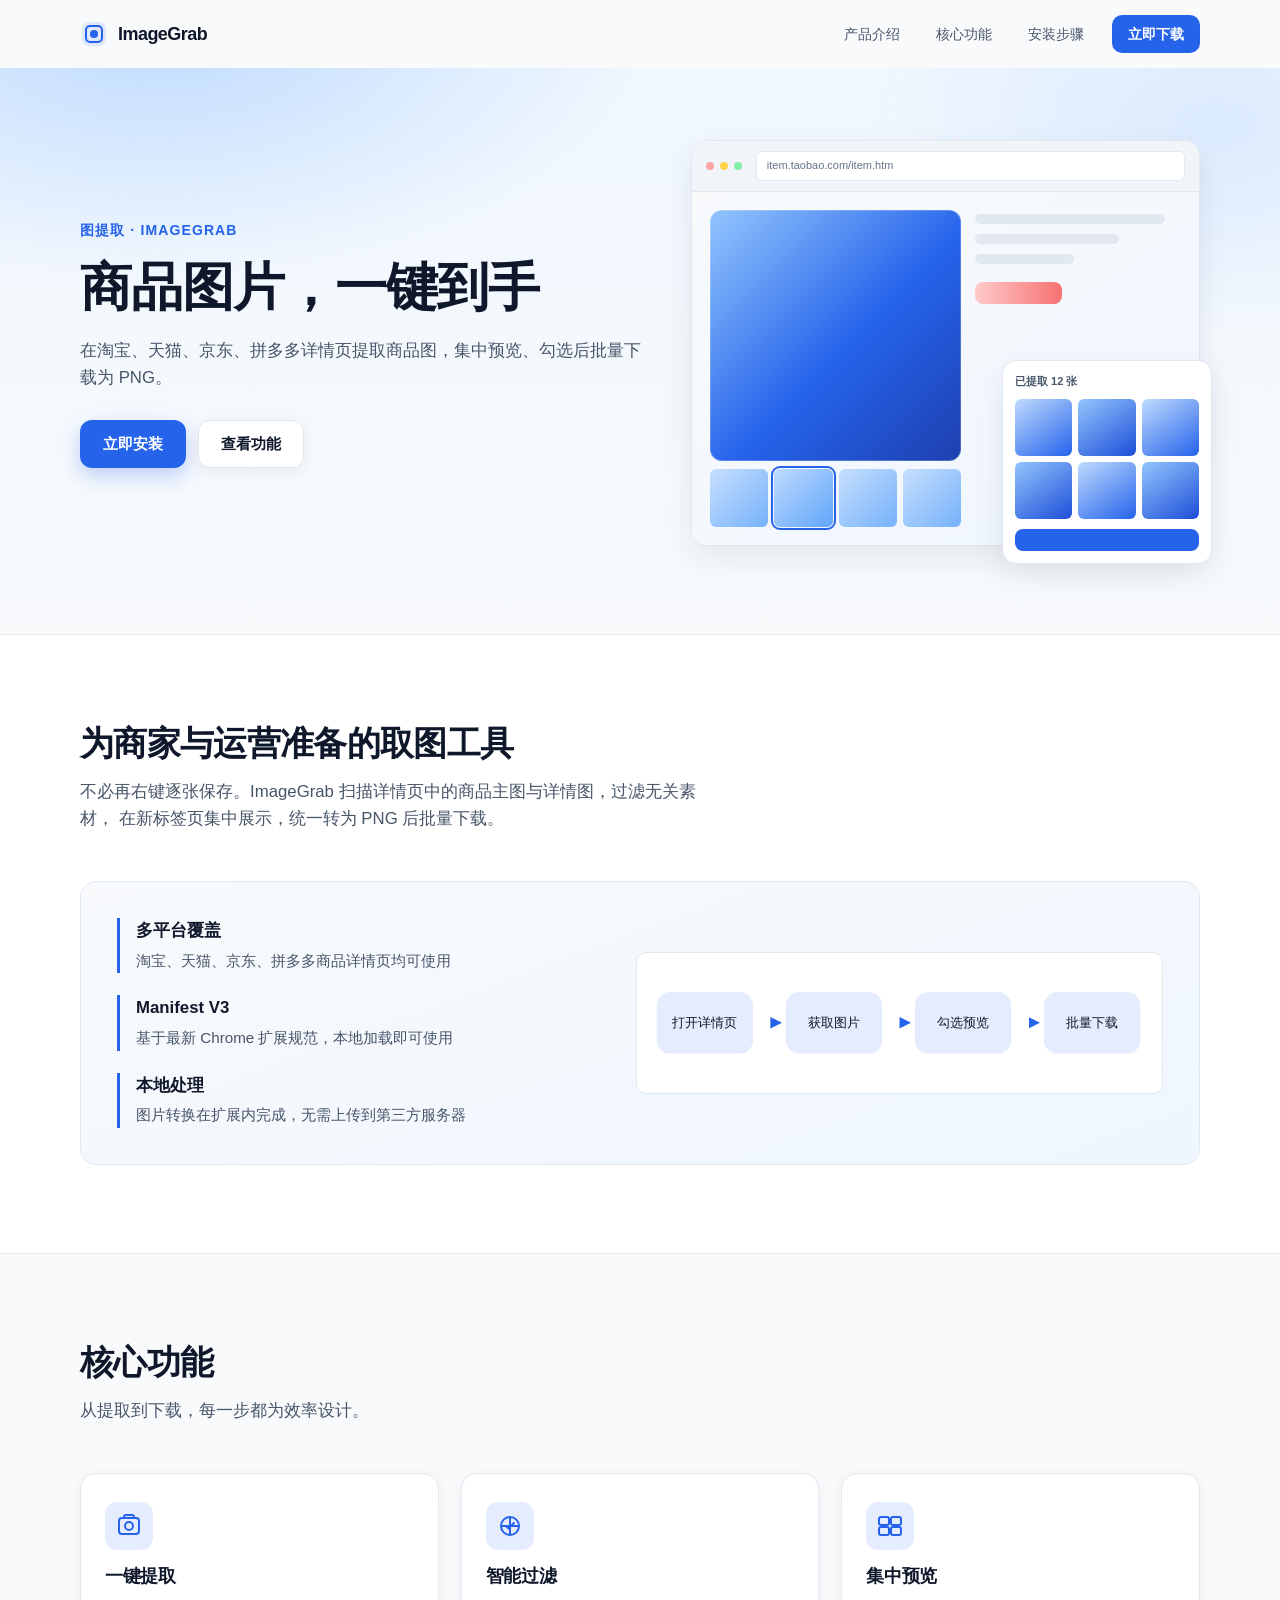
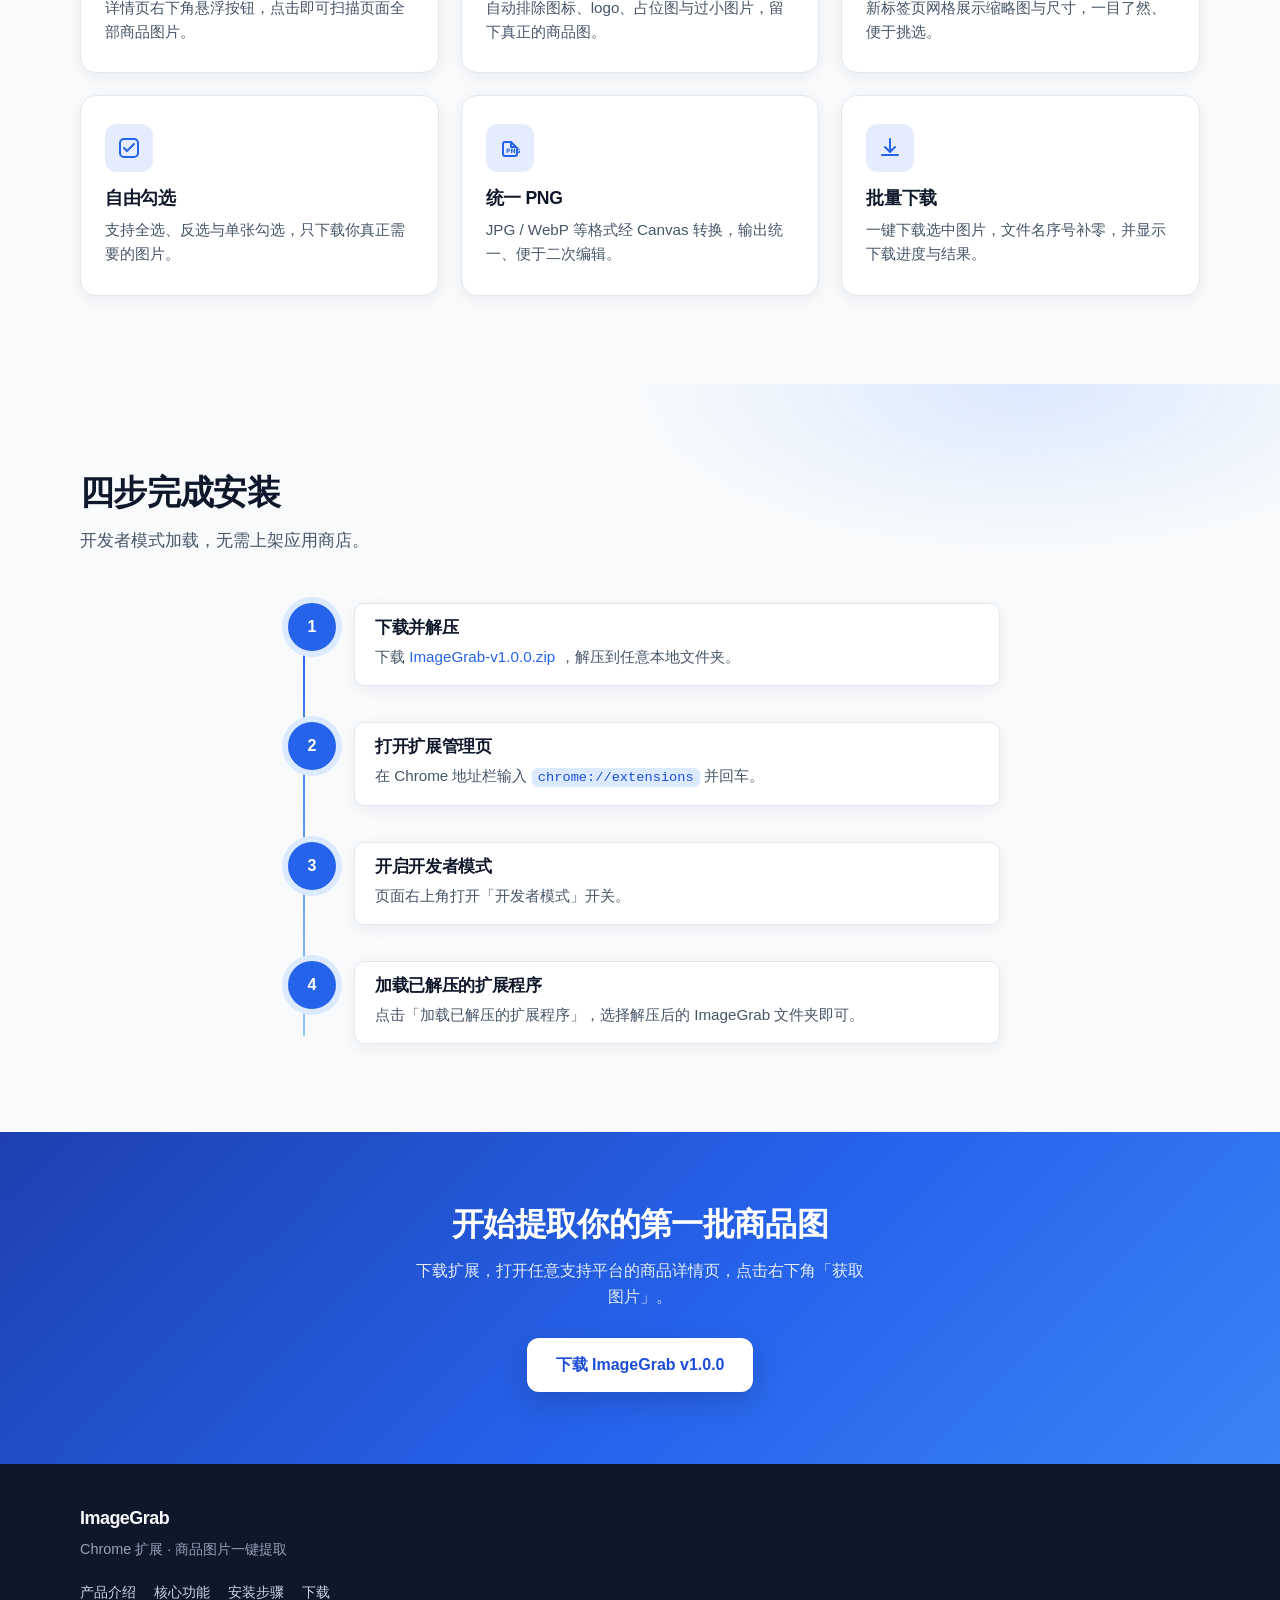
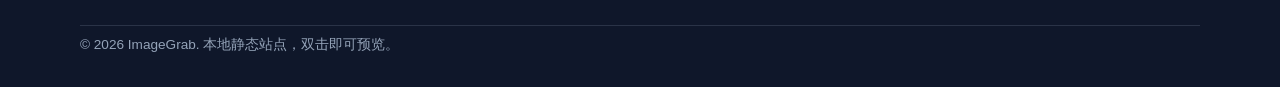
<file: docs/index.html>
<!DOCTYPE html>
<html lang="zh-CN">
  <head>
    <meta charset="UTF-8" />
    <meta name="viewport" content="width=device-width, initial-scale=1.0" />
    <meta
      name="description"
      content="图提取 ImageGrab — 淘宝、天猫、京东、拼多多商品详情页一键提取图片，批量下载为 PNG 的 Chrome 扩展。"
    />
    <title>图提取 ImageGrab — 商品图片一键提取</title>
    <link rel="stylesheet" href="css/style.css" />
  </head>
  <body>
    <!-- 跳过导航：无障碍快捷入口 -->
    <a class="skip-link" href="#main">跳到主要内容</a>

    <!-- ========== 顶部导航 ========== -->
    <header class="site-header" id="top">
      <div class="container header-inner">
        <a class="logo" href="#top" aria-label="ImageGrab 首页">
          <!-- Logo：相机取景框风格 SVG -->
          <svg class="logo-mark" width="28" height="28" viewBox="0 0 28 28" aria-hidden="true">
            <rect x="2" y="2" width="24" height="24" rx="7" fill="currentColor" opacity="0.12" />
            <rect x="6" y="6" width="16" height="16" rx="4" fill="none" stroke="currentColor" stroke-width="2" />
            <circle cx="14" cy="14" r="4" fill="currentColor" />
          </svg>
          <span class="logo-text">ImageGrab</span>
        </a>

        <button
          class="nav-toggle"
          type="button"
          aria-expanded="false"
          aria-controls="site-nav"
          aria-label="打开菜单"
        >
          <span class="nav-toggle-bar" aria-hidden="true"></span>
          <span class="nav-toggle-bar" aria-hidden="true"></span>
          <span class="nav-toggle-bar" aria-hidden="true"></span>
        </button>

        <nav class="site-nav" id="site-nav" aria-label="主导航">
          <ul class="nav-list">
            <li><a class="nav-link" href="#intro">产品介绍</a></li>
            <li><a class="nav-link" href="#features">核心功能</a></li>
            <li><a class="nav-link" href="#install">安装步骤</a></li>
            <li>
              <a class="nav-cta" href="assets/ImageGrab-v1.0.0.zip" download>
                立即下载
              </a>
            </li>
          </ul>
        </nav>
      </div>
    </header>

    <main id="main">
      <!-- ========== Hero 首屏 ========== -->
      <section class="hero" id="hero" aria-labelledby="hero-title">
        <div class="hero-bg" aria-hidden="true"></div>
        <div class="container hero-inner">
          <div class="hero-copy reveal">
            <p class="hero-brand">图提取 · ImageGrab</p>
            <h1 id="hero-title">商品图片，一键到手</h1>
            <p class="hero-lead">
              在淘宝、天猫、京东、拼多多详情页提取商品图，集中预览、勾选后批量下载为 PNG。
            </p>
            <div class="hero-actions">
              <a class="btn btn-primary" href="assets/ImageGrab-v1.0.0.zip" download>
                立即安装
              </a>
              <a class="btn btn-secondary" href="#features">查看功能</a>
            </div>
          </div>

          <!-- 纯 CSS / SVG 插件界面示意图 -->
          <div class="hero-visual reveal" aria-hidden="true">
            <div class="mock-browser">
              <div class="mock-chrome">
                <span class="mock-dot"></span>
                <span class="mock-dot"></span>
                <span class="mock-dot"></span>
                <div class="mock-address">item.taobao.com/item.htm</div>
              </div>
              <div class="mock-page">
                <div class="mock-product">
                  <div class="mock-gallery">
                    <div class="mock-main-img"></div>
                    <div class="mock-thumbs">
                      <span></span><span></span><span></span><span></span>
                    </div>
                  </div>
                  <div class="mock-info">
                    <div class="mock-line long"></div>
                    <div class="mock-line mid"></div>
                    <div class="mock-line short"></div>
                    <div class="mock-price"></div>
                  </div>
                </div>
                <!-- 悬浮「获取图片」按钮示意 -->
                <button class="mock-fab" type="button" tabindex="-1">获取图片</button>
              </div>
            </div>

            <!-- 画廊缩略图浮层示意 -->
            <div class="mock-float">
              <div class="mock-float-title">已提取 12 张</div>
              <div class="mock-float-grid">
                <span></span><span></span><span></span>
                <span></span><span></span><span></span>
              </div>
              <div class="mock-float-bar">
                <span class="mock-float-btn"></span>
              </div>
            </div>
          </div>
        </div>
      </section>

      <!-- ========== 产品介绍 ========== -->
      <section class="section intro" id="intro" aria-labelledby="intro-title">
        <div class="container">
          <header class="section-header reveal">
            <h2 id="intro-title">为商家与运营准备的取图工具</h2>
            <p class="section-desc">
              不必再右键逐张保存。ImageGrab 扫描详情页中的商品主图与详情图，过滤无关素材，
              在新标签页集中展示，统一转为 PNG 后批量下载。
            </p>
          </header>

          <div class="intro-panel reveal">
            <ul class="intro-points">
              <li>
                <strong>多平台覆盖</strong>
                <span>淘宝、天猫、京东、拼多多商品详情页均可使用</span>
              </li>
              <li>
                <strong>Manifest V3</strong>
                <span>基于最新 Chrome 扩展规范，本地加载即可使用</span>
              </li>
              <li>
                <strong>本地处理</strong>
                <span>图片转换在扩展内完成，无需上传到第三方服务器</span>
              </li>
            </ul>

            <!-- 流程示意：纯 SVG -->
            <figure class="intro-flow" aria-label="使用流程示意">
              <svg viewBox="0 0 520 120" role="img" aria-labelledby="flow-title">
                <title id="flow-title">打开详情页 → 获取图片 → 勾选预览 → 批量下载</title>
                <defs>
                  <linearGradient id="flowGrad" x1="0%" y1="0%" x2="100%" y2="0%">
                    <stop offset="0%" stop-color="#2563eb" />
                    <stop offset="100%" stop-color="#60a5fa" />
                  </linearGradient>
                  <marker id="arrow" markerWidth="6" markerHeight="6" refX="5" refY="3" orient="auto">
                    <path d="M0,0 L6,3 L0,6 Z" fill="#2563eb" />
                  </marker>
                </defs>
                <!-- 节点 -->
                <g fill="#2563eb">
                  <rect x="8" y="28" width="100" height="64" rx="14" opacity="0.12" />
                  <rect x="142" y="28" width="100" height="64" rx="14" opacity="0.12" />
                  <rect x="276" y="28" width="100" height="64" rx="14" opacity="0.12" />
                  <rect x="410" y="28" width="100" height="64" rx="14" opacity="0.12" />
                </g>
                <g font-size="13" font-family="Segoe UI,PingFang SC,Microsoft YaHei,sans-serif" text-anchor="middle">
                  <text x="58" y="64" fill="#0f172a">打开详情页</text>
                  <text x="192" y="64" fill="#0f172a">获取图片</text>
                  <text x="326" y="64" fill="#0f172a">勾选预览</text>
                  <text x="460" y="64" fill="#0f172a">批量下载</text>
                </g>
                <!-- 箭头 -->
                <g stroke="url(#flowGrad)" stroke-width="2" fill="none" marker-end="url(#arrow)">
                  <path d="M112 60 H136" />
                  <path d="M246 60 H270" />
                  <path d="M380 60 H404" />
                </g>
              </svg>
            </figure>
          </div>
        </div>
      </section>

      <!-- ========== 核心功能 ========== -->
      <section class="section features" id="features" aria-labelledby="features-title">
        <div class="container">
          <header class="section-header reveal">
            <h2 id="features-title">核心功能</h2>
            <p class="section-desc">从提取到下载，每一步都为效率设计。</p>
          </header>

          <ul class="feature-grid">
            <li class="feature-item reveal">
              <div class="feature-icon" aria-hidden="true">
                <svg width="28" height="28" viewBox="0 0 28 28" fill="none">
                  <rect x="4" y="6" width="20" height="16" rx="3" stroke="currentColor" stroke-width="2" />
                  <circle cx="14" cy="14" r="4" stroke="currentColor" stroke-width="2" />
                  <path d="M9 6 V5 a2 2 0 0 1 2-2 h6 a2 2 0 0 1 2 2 v1" stroke="currentColor" stroke-width="2" />
                </svg>
              </div>
              <h3>一键提取</h3>
              <p>详情页右下角悬浮按钮，点击即可扫描页面全部商品图片。</p>
            </li>
            <li class="feature-item reveal">
              <div class="feature-icon" aria-hidden="true">
                <svg width="28" height="28" viewBox="0 0 28 28" fill="none">
                  <path d="M6 14 h16 M14 6 v16" stroke="currentColor" stroke-width="2" stroke-linecap="round" />
                  <circle cx="14" cy="14" r="9" stroke="currentColor" stroke-width="2" />
                  <path d="M10 14 l2.5 2.5 L18 11" stroke="currentColor" stroke-width="2" stroke-linecap="round" stroke-linejoin="round" />
                </svg>
              </div>
              <h3>智能过滤</h3>
              <p>自动排除图标、logo、占位图与过小图片，留下真正的商品图。</p>
            </li>
            <li class="feature-item reveal">
              <div class="feature-icon" aria-hidden="true">
                <svg width="28" height="28" viewBox="0 0 28 28" fill="none">
                  <rect x="3" y="5" width="10" height="8" rx="2" stroke="currentColor" stroke-width="2" />
                  <rect x="15" y="5" width="10" height="8" rx="2" stroke="currentColor" stroke-width="2" />
                  <rect x="3" y="15" width="10" height="8" rx="2" stroke="currentColor" stroke-width="2" />
                  <rect x="15" y="15" width="10" height="8" rx="2" stroke="currentColor" stroke-width="2" />
                </svg>
              </div>
              <h3>集中预览</h3>
              <p>新标签页网格展示缩略图与尺寸，一目了然、便于挑选。</p>
            </li>
            <li class="feature-item reveal">
              <div class="feature-icon" aria-hidden="true">
                <svg width="28" height="28" viewBox="0 0 28 28" fill="none">
                  <rect x="5" y="5" width="18" height="18" rx="4" stroke="currentColor" stroke-width="2" />
                  <path d="M9 14 l3 3 7-7" stroke="currentColor" stroke-width="2" stroke-linecap="round" stroke-linejoin="round" />
                </svg>
              </div>
              <h3>自由勾选</h3>
              <p>支持全选、反选与单张勾选，只下载你真正需要的图片。</p>
            </li>
            <li class="feature-item reveal">
              <div class="feature-icon" aria-hidden="true">
                <svg width="28" height="28" viewBox="0 0 28 28" fill="none">
                  <path d="M7 20 V10 a2 2 0 0 1 2-2 h6 l6 6 v6 a2 2 0 0 1-2 2 H9 a2 2 0 0 1-2-2 z" stroke="currentColor" stroke-width="2" />
                  <path d="M15 8 v5 h5" stroke="currentColor" stroke-width="2" stroke-linejoin="round" />
                  <text x="10" y="19" fill="currentColor" font-size="6" font-family="system-ui,sans-serif" font-weight="700">PNG</text>
                </svg>
              </div>
              <h3>统一 PNG</h3>
              <p>JPG / WebP 等格式经 Canvas 转换，输出统一、便于二次编辑。</p>
            </li>
            <li class="feature-item reveal">
              <div class="feature-icon" aria-hidden="true">
                <svg width="28" height="28" viewBox="0 0 28 28" fill="none">
                  <path d="M14 5 v12" stroke="currentColor" stroke-width="2" stroke-linecap="round" />
                  <path d="M9 13 l5 5 5-5" stroke="currentColor" stroke-width="2" stroke-linecap="round" stroke-linejoin="round" />
                  <path d="M6 21 h16" stroke="currentColor" stroke-width="2" stroke-linecap="round" />
                </svg>
              </div>
              <h3>批量下载</h3>
              <p>一键下载选中图片，文件名序号补零，并显示下载进度与结果。</p>
            </li>
          </ul>
        </div>
      </section>

      <!-- ========== 安装步骤 ========== -->
      <section class="section install" id="install" aria-labelledby="install-title">
        <div class="container">
          <header class="section-header reveal">
            <h2 id="install-title">四步完成安装</h2>
            <p class="section-desc">开发者模式加载，无需上架应用商店。</p>
          </header>

          <ol class="timeline">
            <li class="timeline-item reveal">
              <div class="timeline-marker" aria-hidden="true">1</div>
              <div class="timeline-body">
                <h3>下载并解压</h3>
                <p>
                  下载
                  <a href="assets/ImageGrab-v1.0.0.zip" download>ImageGrab-v1.0.0.zip</a>
                  ，解压到任意本地文件夹。
                </p>
              </div>
            </li>
            <li class="timeline-item reveal">
              <div class="timeline-marker" aria-hidden="true">2</div>
              <div class="timeline-body">
                <h3>打开扩展管理页</h3>
                <p>
                  在 Chrome 地址栏输入
                  <code>chrome://extensions</code>
                  并回车。
                </p>
              </div>
            </li>
            <li class="timeline-item reveal">
              <div class="timeline-marker" aria-hidden="true">3</div>
              <div class="timeline-body">
                <h3>开启开发者模式</h3>
                <p>页面右上角打开「开发者模式」开关。</p>
              </div>
            </li>
            <li class="timeline-item reveal">
              <div class="timeline-marker" aria-hidden="true">4</div>
              <div class="timeline-body">
                <h3>加载已解压的扩展程序</h3>
                <p>点击「加载已解压的扩展程序」，选择解压后的 ImageGrab 文件夹即可。</p>
              </div>
            </li>
          </ol>
        </div>
      </section>

      <!-- ========== 底部 CTA ========== -->
      <section class="cta" id="cta" aria-labelledby="cta-title">
        <div class="container cta-inner reveal">
          <h2 id="cta-title">开始提取你的第一批商品图</h2>
          <p>下载扩展，打开任意支持平台的商品详情页，点击右下角「获取图片」。</p>
          <a class="btn btn-primary btn-lg" href="assets/ImageGrab-v1.0.0.zip" download>
            下载 ImageGrab v1.0.0
          </a>
        </div>
      </section>
    </main>

    <!-- ========== Footer ========== -->
    <footer class="site-footer">
      <div class="container footer-inner">
        <div class="footer-brand">
          <span class="logo-text">ImageGrab</span>
          <p>Chrome 扩展 · 商品图片一键提取</p>
        </div>
        <nav class="footer-nav" aria-label="页脚导航">
          <a href="#intro">产品介绍</a>
          <a href="#features">核心功能</a>
          <a href="#install">安装步骤</a>
          <a href="assets/ImageGrab-v1.0.0.zip" download>下载</a>
        </nav>
        <p class="footer-copy">© 2026 ImageGrab. 本地静态站点，双击即可预览。</p>
      </div>
    </footer>

    <script src="js/main.js"></script>
  </body>
</html>
</file>
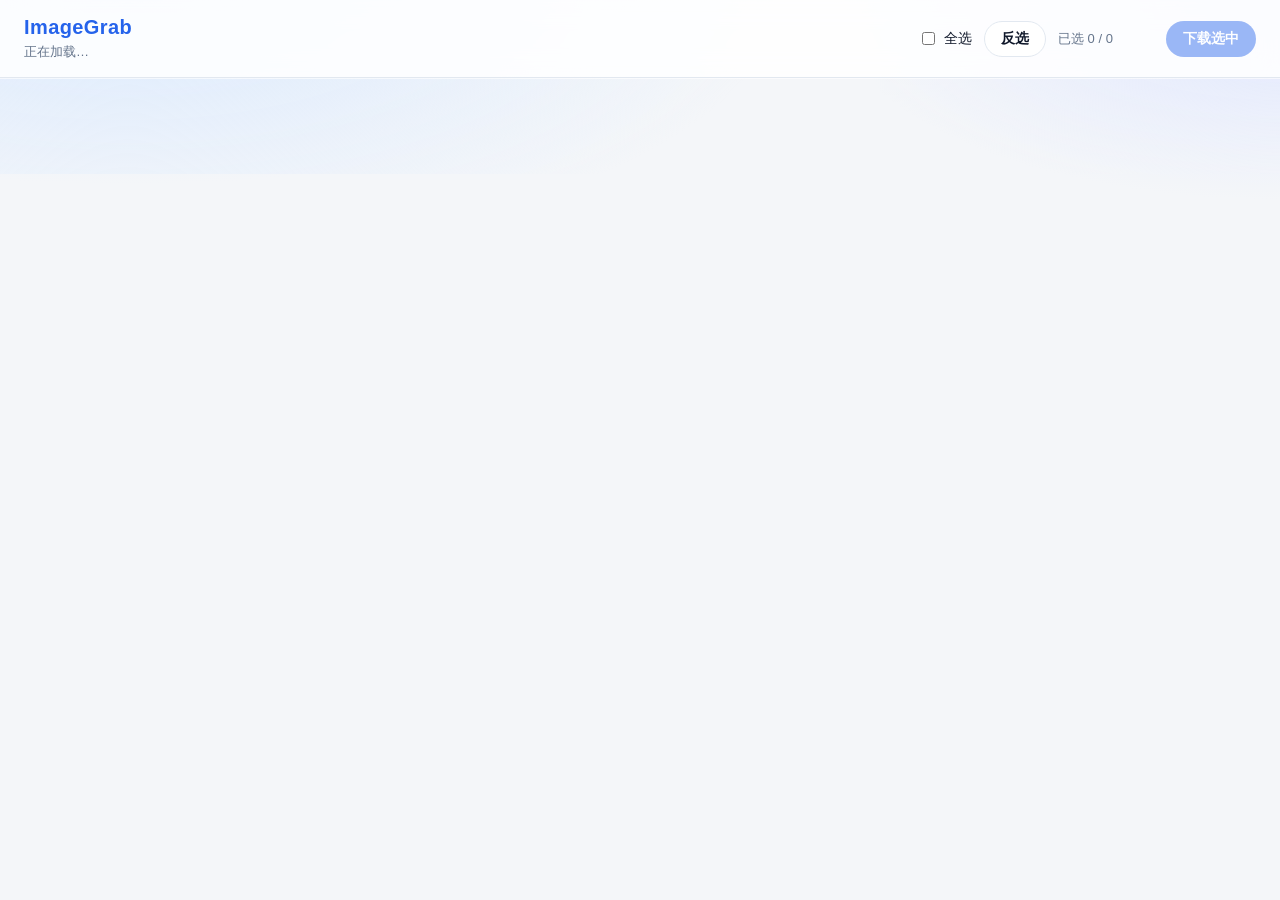
<file: gallery.html>
<!DOCTYPE html>
<html lang="zh-CN">
  <head>
    <meta charset="UTF-8" />
    <meta name="viewport" content="width=device-width, initial-scale=1.0" />
    <title>图提取 ImageGrab - 图片画廊</title>
    <link rel="stylesheet" href="gallery.css" />
  </head>
  <body>
    <header class="toolbar">
      <div class="toolbar-left">
        <h1 class="brand">ImageGrab</h1>
        <p class="meta" id="pageMeta">正在加载…</p>
      </div>
      <div class="toolbar-actions">
        <label class="check-all">
          <input type="checkbox" id="selectAll" />
          <span>全选</span>
        </label>
        <button type="button" class="btn btn-ghost" id="btnInvert">反选</button>
        <span class="selected-count" id="selectedCount">已选 0 / 0</span>
        <button type="button" class="btn btn-primary" id="btnDownload" disabled>
          下载选中
        </button>
      </div>
    </header>

    <main>
      <div id="emptyState" class="empty hidden">
        <p>暂无图片，请回到商品详情页点击「获取图片」。</p>
      </div>
      <div id="grid" class="grid" aria-live="polite"></div>
    </main>

    <div id="progressOverlay" class="overlay hidden" role="status">
      <div class="progress-card">
        <h2>正在下载</h2>
        <p id="progressText">准备中…</p>
        <div class="progress-bar">
          <div id="progressFill" class="progress-fill"></div>
        </div>
        <p id="progressDetail" class="progress-detail"></p>
      </div>
    </div>

    <div id="resultToast" class="toast hidden" role="status"></div>

    <script src="gallery.js"></script>
  </body>
</html>
</file>
<file: docs/css/style.css>
/* =========================================================
   图提取 ImageGrab — 官方宣传站样式
   纯静态、无外部依赖；主色通过 --primary 一处修改即可全局生效
   ========================================================= */

:root {
  /* 主色：蓝色系，改这一处即可换肤 */
  --primary: #2563eb;
  --primary-dark: #1d4ed8;
  --primary-soft: #dbeafe;
  --primary-muted: rgba(37, 99, 235, 0.12);

  --text: #0f172a;
  --text-secondary: #475569;
  --muted: #64748b;
  --border: #e2e8f0;
  --surface: #ffffff;
  --bg: #f8fafc;
  --bg-deep: #eff6ff;

  --radius: 16px;
  --radius-sm: 10px;
  --shadow: 0 12px 32px rgba(15, 23, 42, 0.08);
  --shadow-soft: 0 4px 16px rgba(15, 23, 42, 0.06);

  --header-h: 68px;
  --container: 1120px;
  --ease: 0.25s ease;
  --font: "Segoe UI Variable", "Segoe UI", "PingFang SC", "Hiragino Sans GB",
    "Microsoft YaHei UI", "Microsoft YaHei", sans-serif;
  --font-display: "Segoe UI Variable Display", "Segoe UI", "PingFang SC",
    "Hiragino Sans GB", "Microsoft YaHei", sans-serif;
}

/* ---------- Reset ---------- */
*,
*::before,
*::after {
  box-sizing: border-box;
}

html {
  scroll-behavior: smooth;
  scroll-padding-top: calc(var(--header-h) + 12px);
}

body {
  margin: 0;
  min-width: 320px;
  color: var(--text);
  font-family: var(--font);
  font-size: 16px;
  line-height: 1.6;
  background: var(--bg);
  -webkit-font-smoothing: antialiased;
}

img,
svg {
  max-width: 100%;
  display: block;
}

a {
  color: var(--primary);
  text-decoration: none;
  transition: color var(--ease), background var(--ease),
    border-color var(--ease), box-shadow var(--ease), transform var(--ease);
}

a:hover {
  color: var(--primary-dark);
}

ul,
ol {
  margin: 0;
  padding: 0;
  list-style: none;
}

h1,
h2,
h3 {
  margin: 0;
  line-height: 1.25;
  font-family: var(--font-display);
  font-weight: 700;
  letter-spacing: -0.02em;
}

p {
  margin: 0;
}

code {
  padding: 0.15em 0.45em;
  border-radius: 6px;
  background: var(--primary-soft);
  color: var(--primary-dark);
  font-size: 0.9em;
  word-break: break-all;
}

.skip-link {
  position: absolute;
  left: -999px;
  top: 0;
  z-index: 1000;
  padding: 8px 14px;
  background: var(--primary);
  color: #fff;
}

.skip-link:focus {
  left: 12px;
  top: 12px;
}

.container {
  width: min(100% - 40px, var(--container));
  margin-inline: auto;
}

/* ---------- 按钮 ---------- */
.btn {
  display: inline-flex;
  align-items: center;
  justify-content: center;
  gap: 8px;
  min-height: 48px;
  padding: 0 22px;
  border: 1px solid transparent;
  border-radius: 12px;
  font-size: 15px;
  font-weight: 600;
  font-family: inherit;
  cursor: pointer;
  transition: background var(--ease), color var(--ease),
    border-color var(--ease), box-shadow var(--ease), transform var(--ease);
}

.btn-primary {
  background: var(--primary);
  color: #fff;
  box-shadow: 0 8px 20px rgba(37, 99, 235, 0.28);
}

.btn-primary:hover {
  background: var(--primary-dark);
  color: #fff;
  transform: translateY(-1px);
}

.btn-secondary {
  background: var(--surface);
  color: var(--text);
  border-color: var(--border);
  box-shadow: var(--shadow-soft);
}

.btn-secondary:hover {
  border-color: #cbd5e1;
  color: var(--text);
  background: #f8fafc;
}

.btn-lg {
  min-height: 54px;
  padding: 0 28px;
  font-size: 16px;
}

/* ---------- 顶部导航 ---------- */
.site-header {
  position: sticky;
  top: 0;
  z-index: 100;
  height: var(--header-h);
  background: rgba(248, 250, 252, 0.86);
  backdrop-filter: blur(14px);
  border-bottom: 1px solid transparent;
  transition: border-color var(--ease), background var(--ease),
    box-shadow var(--ease);
}

.site-header.is-scrolled {
  border-bottom-color: var(--border);
  background: rgba(255, 255, 255, 0.92);
  box-shadow: 0 4px 18px rgba(15, 23, 42, 0.04);
}

.header-inner {
  display: flex;
  align-items: center;
  justify-content: space-between;
  height: var(--header-h);
  gap: 16px;
}

.logo {
  display: inline-flex;
  align-items: center;
  gap: 10px;
  color: var(--text);
  flex-shrink: 0;
}

.logo:hover {
  color: var(--primary);
}

.logo-mark {
  color: var(--primary);
  flex-shrink: 0;
}

.logo-text {
  font-size: 18px;
  font-weight: 700;
  letter-spacing: -0.03em;
}

.nav-list {
  display: flex;
  align-items: center;
  gap: 8px;
}

.nav-link {
  display: inline-block;
  padding: 8px 14px;
  border-radius: 8px;
  color: var(--text-secondary);
  font-size: 14px;
  font-weight: 500;
}

.nav-link:hover,
.nav-link.is-active {
  color: var(--primary);
  background: var(--primary-muted);
}

.nav-cta {
  display: inline-flex;
  align-items: center;
  margin-left: 6px;
  padding: 8px 16px;
  border-radius: 10px;
  background: var(--primary);
  color: #fff;
  font-size: 14px;
  font-weight: 600;
}

.nav-cta:hover {
  background: var(--primary-dark);
  color: #fff;
}

/* 汉堡按钮：默认桌面隐藏 */
.nav-toggle {
  display: none;
  width: 42px;
  height: 42px;
  padding: 0;
  border: 1px solid var(--border);
  border-radius: 10px;
  background: var(--surface);
  cursor: pointer;
  flex-direction: column;
  align-items: center;
  justify-content: center;
  gap: 5px;
  transition: background var(--ease), border-color var(--ease);
}

.nav-toggle-bar {
  display: block;
  width: 18px;
  height: 2px;
  border-radius: 2px;
  background: var(--text);
  transition: transform var(--ease), opacity var(--ease);
}

.nav-toggle[aria-expanded="true"] .nav-toggle-bar:nth-child(1) {
  transform: translateY(7px) rotate(45deg);
}

.nav-toggle[aria-expanded="true"] .nav-toggle-bar:nth-child(2) {
  opacity: 0;
}

.nav-toggle[aria-expanded="true"] .nav-toggle-bar:nth-child(3) {
  transform: translateY(-7px) rotate(-45deg);
}

/* ---------- Hero ---------- */
.hero {
  position: relative;
  overflow: hidden;
  padding: 72px 0 88px;
  /* 首屏单一构图：品牌 + 标题 + 一句说明 + CTA + 示意界面 */
}

.hero-bg {
  position: absolute;
  inset: 0;
  z-index: 0;
  background:
    radial-gradient(900px 480px at 12% -8%, #bfdbfe 0%, transparent 55%),
    radial-gradient(700px 420px at 95% 10%, #dbeafe 0%, transparent 50%),
    linear-gradient(180deg, #f0f7ff 0%, var(--bg) 100%);
  pointer-events: none;
}

.hero-inner {
  position: relative;
  z-index: 1;
  display: grid;
  grid-template-columns: 1.05fr 0.95fr;
  gap: 48px;
  align-items: center;
}

.hero-brand {
  margin-bottom: 14px;
  color: var(--primary);
  font-size: 14px;
  font-weight: 700;
  letter-spacing: 0.08em;
  text-transform: uppercase;
}

.hero h1 {
  font-size: clamp(2rem, 4.2vw, 3.25rem);
  max-width: 12em;
}

.hero-lead {
  margin-top: 18px;
  max-width: 34em;
  color: var(--text-secondary);
  font-size: 1.05rem;
}

.hero-actions {
  display: flex;
  flex-wrap: wrap;
  gap: 12px;
  margin-top: 28px;
}

/* ---------- 插件界面示意（纯 CSS） ---------- */
.hero-visual {
  position: relative;
  min-height: 360px;
}

.mock-browser {
  position: relative;
  z-index: 1;
  border-radius: var(--radius);
  background: var(--surface);
  border: 1px solid var(--border);
  box-shadow: var(--shadow);
  overflow: hidden;
}

.mock-chrome {
  display: flex;
  align-items: center;
  gap: 6px;
  padding: 10px 14px;
  background: #f1f5f9;
  border-bottom: 1px solid var(--border);
}

.mock-dot {
  width: 8px;
  height: 8px;
  border-radius: 50%;
  background: #cbd5e1;
}

.mock-dot:nth-child(1) {
  background: #fca5a5;
}
.mock-dot:nth-child(2) {
  background: #fcd34d;
}
.mock-dot:nth-child(3) {
  background: #86efac;
}

.mock-address {
  flex: 1;
  margin-left: 8px;
  padding: 5px 10px;
  border-radius: 6px;
  background: #fff;
  border: 1px solid var(--border);
  color: var(--muted);
  font-size: 11px;
  white-space: nowrap;
  overflow: hidden;
  text-overflow: ellipsis;
}

.mock-page {
  position: relative;
  padding: 18px;
  min-height: 260px;
  background:
    linear-gradient(145deg, #f8fafc 0%, #eff6ff 100%);
}

.mock-product {
  display: grid;
  grid-template-columns: 1.1fr 0.9fr;
  gap: 14px;
}

.mock-main-img {
  aspect-ratio: 1;
  border-radius: 12px;
  background:
    linear-gradient(135deg, #93c5fd 0%, var(--primary) 55%, #1e40af 100%);
  box-shadow: inset 0 0 0 1px rgba(255, 255, 255, 0.2);
}

.mock-thumbs {
  display: grid;
  grid-template-columns: repeat(4, 1fr);
  gap: 6px;
  margin-top: 8px;
}

.mock-thumbs span {
  aspect-ratio: 1;
  border-radius: 6px;
  background: linear-gradient(135deg, #bfdbfe, #60a5fa);
  opacity: 0.85;
}

.mock-thumbs span:nth-child(2) {
  opacity: 1;
  outline: 2px solid var(--primary);
  outline-offset: 1px;
}

.mock-info {
  display: flex;
  flex-direction: column;
  gap: 10px;
  padding-top: 4px;
}

.mock-line {
  height: 10px;
  border-radius: 5px;
  background: #e2e8f0;
}

.mock-line.long {
  width: 92%;
}
.mock-line.mid {
  width: 70%;
}
.mock-line.short {
  width: 48%;
}

.mock-price {
  margin-top: 8px;
  width: 42%;
  height: 22px;
  border-radius: 8px;
  background: linear-gradient(90deg, #fecaca, #f87171);
}

.mock-fab {
  position: absolute;
  right: 18px;
  bottom: 18px;
  min-width: 96px;
  height: 36px;
  padding: 0 14px;
  border: none;
  border-radius: 18px;
  background: linear-gradient(135deg, var(--primary), var(--primary-dark));
  color: #fff;
  font-size: 12px;
  font-weight: 700;
  font-family: inherit;
  box-shadow: 0 8px 18px rgba(37, 99, 235, 0.35);
  pointer-events: none;
  animation: fab-pulse 2.4s ease-in-out infinite;
}

@keyframes fab-pulse {
  0%,
  100% {
    transform: translateY(0);
  }
  50% {
    transform: translateY(-3px);
  }
}

.mock-float {
  position: absolute;
  right: -12px;
  bottom: -18px;
  z-index: 2;
  width: min(210px, 58%);
  padding: 12px;
  border-radius: 14px;
  background: var(--surface);
  border: 1px solid var(--border);
  box-shadow: var(--shadow);
  animation: float-in 0.8s ease both 0.3s;
}

@keyframes float-in {
  from {
    opacity: 0;
    transform: translateY(12px);
  }
  to {
    opacity: 1;
    transform: translateY(0);
  }
}

.mock-float-title {
  margin-bottom: 8px;
  font-size: 11px;
  font-weight: 700;
  color: var(--text-secondary);
}

.mock-float-grid {
  display: grid;
  grid-template-columns: repeat(3, 1fr);
  gap: 6px;
}

.mock-float-grid span {
  aspect-ratio: 1;
  border-radius: 6px;
  background: linear-gradient(145deg, #bfdbfe, var(--primary));
}

.mock-float-grid span:nth-child(even) {
  background: linear-gradient(145deg, #93c5fd, #1d4ed8);
}

.mock-float-bar {
  margin-top: 10px;
}

.mock-float-btn {
  display: block;
  height: 22px;
  border-radius: 8px;
  background: var(--primary);
}

/* ---------- 通用区块 ---------- */
.section {
  padding: 88px 0;
}

.section-header {
  max-width: 640px;
  margin-bottom: 48px;
}

.section-header h2 {
  font-size: clamp(1.6rem, 3vw, 2.1rem);
}

.section-desc {
  margin-top: 14px;
  color: var(--text-secondary);
  font-size: 1.05rem;
}

/* ---------- 产品介绍 ---------- */
.intro {
  background: var(--surface);
  border-block: 1px solid var(--border);
}

.intro-panel {
  display: grid;
  grid-template-columns: 1fr 1.1fr;
  gap: 40px;
  align-items: center;
  padding: 36px;
  border-radius: var(--radius);
  background: linear-gradient(160deg, #f8fafc 0%, var(--bg-deep) 100%);
  border: 1px solid var(--border);
}

.intro-points {
  display: flex;
  flex-direction: column;
  gap: 22px;
}

.intro-points li {
  display: flex;
  flex-direction: column;
  gap: 4px;
  padding-left: 16px;
  border-left: 3px solid var(--primary);
}

.intro-points strong {
  font-size: 1.05rem;
}

.intro-points span {
  color: var(--text-secondary);
  font-size: 0.95rem;
}

.intro-flow {
  margin: 0;
  padding: 12px;
  border-radius: var(--radius-sm);
  background: var(--surface);
  border: 1px solid var(--border);
  color: var(--text);
  overflow-x: auto;
}

.intro-flow svg {
  min-width: 420px;
  width: 100%;
  height: auto;
}

/* ---------- 功能网格 ---------- */
.feature-grid {
  display: grid;
  grid-template-columns: repeat(3, 1fr);
  gap: 22px;
}

.feature-item {
  padding: 28px 24px;
  border-radius: var(--radius);
  background: var(--surface);
  border: 1px solid var(--border);
  box-shadow: var(--shadow-soft);
  transition: transform var(--ease), box-shadow var(--ease),
    border-color var(--ease);
}

.feature-item:hover {
  transform: translateY(-3px);
  border-color: #bfdbfe;
  box-shadow: var(--shadow);
}

.feature-icon {
  display: inline-flex;
  align-items: center;
  justify-content: center;
  width: 48px;
  height: 48px;
  margin-bottom: 16px;
  border-radius: 12px;
  background: var(--primary-muted);
  color: var(--primary);
}

.feature-item h3 {
  margin-bottom: 8px;
  font-size: 1.1rem;
}

.feature-item p {
  color: var(--text-secondary);
  font-size: 0.95rem;
}

/* ---------- 安装时间线 ---------- */
.install {
  background:
    radial-gradient(700px 300px at 80% 0%, #dbeafe 0%, transparent 55%),
    var(--bg);
}

.timeline {
  position: relative;
  max-width: 720px;
  margin: 0 auto;
  padding-left: 8px;
}

.timeline::before {
  content: "";
  position: absolute;
  left: 23px;
  top: 8px;
  bottom: 8px;
  width: 2px;
  background: linear-gradient(180deg, var(--primary), #93c5fd);
  border-radius: 2px;
}

.timeline-item {
  position: relative;
  display: grid;
  grid-template-columns: 48px 1fr;
  gap: 18px;
  padding-bottom: 36px;
}

.timeline-item:last-child {
  padding-bottom: 0;
}

.timeline-marker {
  position: relative;
  z-index: 1;
  display: flex;
  align-items: center;
  justify-content: center;
  width: 48px;
  height: 48px;
  border-radius: 50%;
  background: var(--primary);
  color: #fff;
  font-weight: 700;
  font-size: 16px;
  box-shadow: 0 0 0 6px var(--primary-soft);
}

.timeline-body {
  padding: 14px 20px 16px;
  border-radius: var(--radius-sm);
  background: var(--surface);
  border: 1px solid var(--border);
  box-shadow: var(--shadow-soft);
}

.timeline-body h3 {
  margin-bottom: 6px;
  font-size: 1.05rem;
}

.timeline-body p {
  color: var(--text-secondary);
  font-size: 0.95rem;
}

/* ---------- CTA ---------- */
.cta {
  padding: 72px 0;
  background: linear-gradient(135deg, #1e40af 0%, var(--primary) 55%, #3b82f6 100%);
  color: #fff;
}

.cta-inner {
  text-align: center;
  max-width: 640px;
}

.cta h2 {
  font-size: clamp(1.5rem, 3vw, 2rem);
  color: #fff;
}

.cta p {
  margin: 14px auto 28px;
  color: rgba(255, 255, 255, 0.88);
  max-width: 28em;
}

.cta .btn-primary {
  background: #fff;
  color: var(--primary-dark);
  box-shadow: 0 10px 28px rgba(15, 23, 42, 0.18);
}

.cta .btn-primary:hover {
  background: #eff6ff;
  color: var(--primary-dark);
}

/* ---------- Footer ---------- */
.site-footer {
  padding: 40px 0 32px;
  background: #0f172a;
  color: #94a3b8;
}

.footer-inner {
  display: grid;
  gap: 20px;
}

.footer-brand .logo-text {
  color: #f8fafc;
}

.footer-brand p {
  margin-top: 6px;
  font-size: 0.9rem;
}

.footer-nav {
  display: flex;
  flex-wrap: wrap;
  gap: 8px 18px;
}

.footer-nav a {
  color: #cbd5e1;
  font-size: 0.9rem;
}

.footer-nav a:hover {
  color: #fff;
}

.footer-copy {
  padding-top: 8px;
  border-top: 1px solid rgba(148, 163, 184, 0.2);
  font-size: 0.85rem;
}

/* ---------- 滚动进入动画 ---------- */
.reveal {
  opacity: 0;
  transform: translateY(28px);
  transition: opacity 0.55s ease, transform 0.55s ease;
}

.reveal.is-visible {
  opacity: 1;
  transform: translateY(0);
}

/* 交错延迟，避免同时弹出 */
.feature-item.reveal:nth-child(2) {
  transition-delay: 0.06s;
}
.feature-item.reveal:nth-child(3) {
  transition-delay: 0.12s;
}
.feature-item.reveal:nth-child(4) {
  transition-delay: 0.04s;
}
.feature-item.reveal:nth-child(5) {
  transition-delay: 0.1s;
}
.feature-item.reveal:nth-child(6) {
  transition-delay: 0.16s;
}

.timeline-item.reveal:nth-child(2) {
  transition-delay: 0.08s;
}
.timeline-item.reveal:nth-child(3) {
  transition-delay: 0.14s;
}
.timeline-item.reveal:nth-child(4) {
  transition-delay: 0.2s;
}

/* 尊重减少动态偏好 */
@media (prefers-reduced-motion: reduce) {
  html {
    scroll-behavior: auto;
  }

  .reveal {
    opacity: 1;
    transform: none;
    transition: none;
  }

  .mock-fab,
  .mock-float {
    animation: none;
  }
}

/* =========================================================
   响应式：平板 768–1023 / 手机 <768 / 保底 320px
   ========================================================= */

/* 平板 */
@media (max-width: 1023px) {
  .hero-inner {
    grid-template-columns: 1fr;
    gap: 40px;
  }

  .hero-visual {
    max-width: 560px;
    margin-inline: auto;
    min-height: 320px;
  }

  .intro-panel {
    grid-template-columns: 1fr;
    gap: 28px;
    padding: 28px;
  }

  .feature-grid {
    grid-template-columns: repeat(2, 1fr);
  }
}

/* 手机：汉堡菜单 */
@media (max-width: 767px) {
  :root {
    --header-h: 60px;
  }

  .container {
    width: min(100% - 28px, var(--container));
  }

  .nav-toggle {
    display: inline-flex;
  }

  .site-nav {
    position: absolute;
    top: var(--header-h);
    left: 0;
    right: 0;
    padding: 12px 14px 18px;
    background: rgba(255, 255, 255, 0.98);
    border-bottom: 1px solid var(--border);
    box-shadow: var(--shadow-soft);
    opacity: 0;
    visibility: hidden;
    transform: translateY(-8px);
    transition: opacity var(--ease), transform var(--ease),
      visibility var(--ease);
  }

  .site-nav.is-open {
    opacity: 1;
    visibility: visible;
    transform: translateY(0);
  }

  .nav-list {
    flex-direction: column;
    align-items: stretch;
    gap: 4px;
  }

  .nav-link {
    padding: 12px 14px;
  }

  .nav-cta {
    margin: 8px 0 0;
    justify-content: center;
    padding: 12px 16px;
  }

  .hero {
    padding: 48px 0 64px;
  }

  .hero-actions {
    flex-direction: column;
    align-items: stretch;
  }

  .btn {
    width: 100%;
  }

  .mock-product {
    grid-template-columns: 1fr;
  }

  .mock-info {
    display: none;
  }

  .mock-float {
    right: 8px;
    bottom: -12px;
    width: min(180px, 52%);
  }

  .section {
    padding: 64px 0;
  }

  .section-header {
    margin-bottom: 32px;
  }

  .feature-grid {
    grid-template-columns: 1fr;
    gap: 14px;
  }

  .timeline::before {
    left: 19px;
  }

  .timeline-item {
    grid-template-columns: 40px 1fr;
    gap: 12px;
  }

  .timeline-marker {
    width: 40px;
    height: 40px;
    font-size: 14px;
    box-shadow: 0 0 0 4px var(--primary-soft);
  }

  .cta {
    padding: 56px 0;
  }

  .footer-nav {
    gap: 10px 14px;
  }
}

/* 极窄屏 320px 保底 */
@media (max-width: 360px) {
  .container {
    width: calc(100% - 20px);
  }

  .hero h1 {
    font-size: 1.75rem;
  }

  .intro-panel {
    padding: 18px;
  }

  .feature-item {
    padding: 20px 16px;
  }

  .mock-float {
    display: none;
  }
}
</file>
<file: gallery.css>
/* 图提取 ImageGrab - 画廊页样式 */

:root {
  --bg: #f4f6f9;
  --surface: #ffffff;
  --text: #0f172a;
  --muted: #64748b;
  --border: #e2e8f0;
  --primary: #2563eb;
  --primary-hover: #1d4ed8;
  --shadow: 0 10px 30px rgba(15, 23, 42, 0.08);
  --radius: 14px;
  --font: "Segoe UI", "PingFang SC", "Microsoft YaHei", sans-serif;
}

*,
*::before,
*::after {
  box-sizing: border-box;
}

html,
body {
  margin: 0;
  padding: 0;
  min-height: 100%;
  background:
    radial-gradient(1200px 500px at 10% -10%, #dbeafe 0%, transparent 55%),
    radial-gradient(900px 400px at 100% 0%, #e0e7ff 0%, transparent 50%),
    var(--bg);
  color: var(--text);
  font-family: var(--font);
}

body {
  padding-bottom: 48px;
}

.toolbar {
  position: sticky;
  top: 0;
  z-index: 20;
  display: flex;
  flex-wrap: wrap;
  align-items: center;
  justify-content: space-between;
  gap: 16px;
  padding: 16px 24px;
  background: rgba(255, 255, 255, 0.86);
  backdrop-filter: blur(12px);
  border-bottom: 1px solid var(--border);
  box-shadow: 0 1px 0 rgba(255, 255, 255, 0.6);
}

.brand {
  margin: 0;
  font-size: 20px;
  font-weight: 700;
  letter-spacing: 0.02em;
  color: var(--primary);
}

.meta {
  margin: 4px 0 0;
  max-width: 520px;
  color: var(--muted);
  font-size: 13px;
  line-height: 1.4;
  overflow: hidden;
  text-overflow: ellipsis;
  white-space: nowrap;
}

.toolbar-actions {
  display: flex;
  flex-wrap: wrap;
  align-items: center;
  gap: 12px;
}

.check-all {
  display: inline-flex;
  align-items: center;
  gap: 6px;
  font-size: 14px;
  color: var(--text);
  cursor: pointer;
  user-select: none;
}

.selected-count {
  min-width: 96px;
  color: var(--muted);
  font-size: 13px;
  font-variant-numeric: tabular-nums;
}

.btn {
  appearance: none;
  border: 1px solid transparent;
  border-radius: 999px;
  padding: 8px 16px;
  font-size: 14px;
  font-weight: 600;
  font-family: inherit;
  cursor: pointer;
  transition: background 0.15s ease, transform 0.15s ease, box-shadow 0.15s ease;
}

.btn:disabled {
  opacity: 0.45;
  cursor: not-allowed;
  transform: none;
  box-shadow: none;
}

.btn-primary {
  background: var(--primary);
  color: #fff;
  box-shadow: 0 8px 18px rgba(37, 99, 235, 0.28);
}

.btn-primary:not(:disabled):hover {
  background: var(--primary-hover);
  transform: translateY(-1px);
}

.btn-ghost {
  background: var(--surface);
  border-color: var(--border);
  color: var(--text);
}

.btn-ghost:hover {
  background: #f8fafc;
}

main {
  padding: 24px;
  max-width: 1400px;
  margin: 0 auto;
}

.grid {
  display: grid;
  grid-template-columns: repeat(auto-fill, minmax(200px, 1fr));
  gap: 18px;
}

.card {
  position: relative;
  display: flex;
  flex-direction: column;
  background: var(--surface);
  border: 1px solid var(--border);
  border-radius: var(--radius);
  overflow: hidden;
  box-shadow: var(--shadow);
  transition: transform 0.15s ease, box-shadow 0.15s ease;
}

.card:hover {
  transform: translateY(-2px);
  box-shadow: 0 14px 32px rgba(15, 23, 42, 0.12);
}

.card.is-selected {
  border-color: #93c5fd;
  box-shadow: 0 0 0 2px rgba(37, 99, 235, 0.25), var(--shadow);
}

.thumb-wrap {
  position: relative;
  aspect-ratio: 1;
  background: #f1f5f9
    repeating-conic-gradient(#e2e8f0 0% 25%, #f8fafc 0% 50%) 50% / 16px 16px;
  cursor: pointer;
}

.thumb-wrap img {
  width: 100%;
  height: 100%;
  object-fit: contain;
  display: block;
  background: transparent;
}

.card-check {
  position: absolute;
  top: 10px;
  left: 10px;
  width: 18px;
  height: 18px;
  margin: 0;
  cursor: pointer;
  accent-color: var(--primary);
  z-index: 2;
}

.card-info {
  display: flex;
  align-items: center;
  justify-content: space-between;
  gap: 8px;
  padding: 10px 12px;
  border-top: 1px solid var(--border);
  font-size: 12px;
  color: var(--muted);
}

.card-size {
  font-variant-numeric: tabular-nums;
}

.card-index {
  color: #94a3b8;
}

.empty {
  padding: 80px 24px;
  text-align: center;
  color: var(--muted);
  font-size: 15px;
}

.hidden {
  display: none !important;
}

.overlay {
  position: fixed;
  inset: 0;
  z-index: 100;
  display: flex;
  align-items: center;
  justify-content: center;
  background: rgba(15, 23, 42, 0.45);
  backdrop-filter: blur(4px);
}

.progress-card {
  width: min(420px, calc(100% - 32px));
  padding: 24px;
  border-radius: 16px;
  background: #fff;
  box-shadow: 0 20px 50px rgba(15, 23, 42, 0.25);
  text-align: center;
}

.progress-card h2 {
  margin: 0 0 8px;
  font-size: 18px;
}

.progress-card p {
  margin: 0;
  color: var(--muted);
  font-size: 14px;
}

.progress-bar {
  margin: 18px 0 10px;
  height: 8px;
  border-radius: 999px;
  background: #e2e8f0;
  overflow: hidden;
}

.progress-fill {
  height: 100%;
  width: 0%;
  border-radius: inherit;
  background: linear-gradient(90deg, #2563eb, #60a5fa);
  transition: width 0.2s ease;
}

.progress-detail {
  font-size: 12px !important;
  min-height: 1.2em;
}

.toast {
  position: fixed;
  left: 50%;
  bottom: 28px;
  z-index: 110;
  transform: translateX(-50%);
  max-width: min(480px, calc(100% - 32px));
  padding: 12px 18px;
  border-radius: 12px;
  background: rgba(15, 23, 42, 0.92);
  color: #f8fafc;
  font-size: 14px;
  line-height: 1.45;
  box-shadow: 0 12px 30px rgba(15, 23, 42, 0.3);
}

@media (max-width: 720px) {
  .toolbar {
    padding: 12px 16px;
  }

  .toolbar-actions {
    width: 100%;
  }

  main {
    padding: 16px;
  }

  .grid {
    grid-template-columns: repeat(auto-fill, minmax(148px, 1fr));
    gap: 12px;
  }
}
</file>
